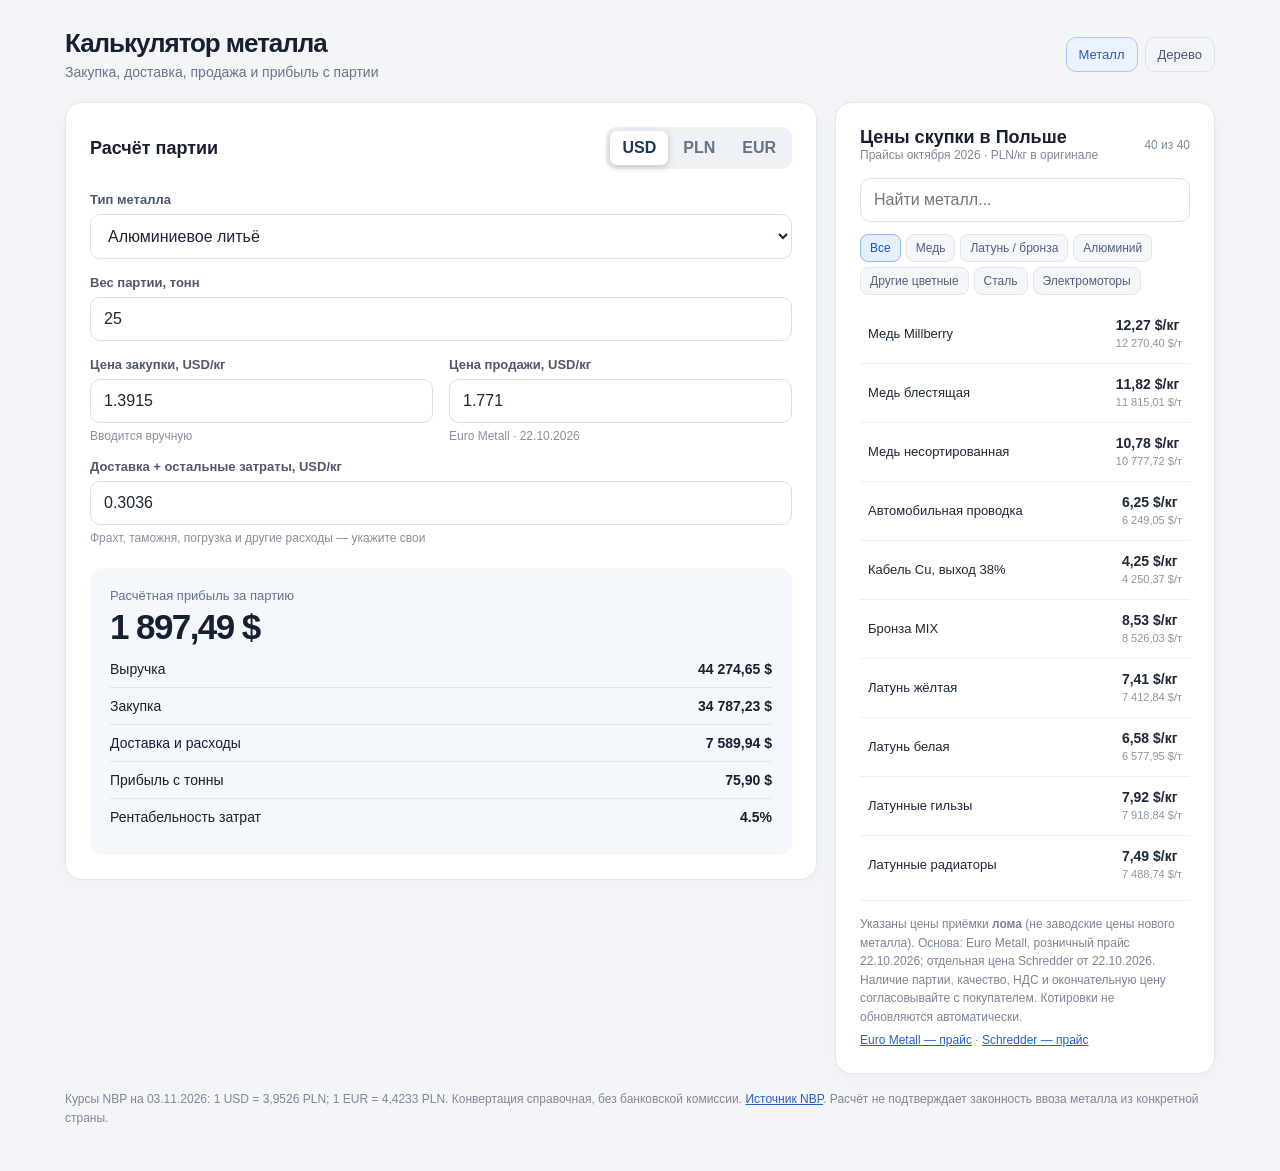
<file: aluminium/index.html>
<!doctype html><html lang="ru"><head><meta charset="utf-8"><meta name="viewport" content="width=device-width,initial-scale=1"><title>Калькулятор металла — PLN, USD, EUR</title>
<style>
:root{font-family:Inter,-apple-system,BlinkMacSystemFont,"Segoe UI",Arial,sans-serif;color:#172031;background:#f3f5f9;font-synthesis:none}*{box-sizing:border-box}
body{margin:0;padding:28px 18px}a{color:#285fc5}header{max-width:1150px;margin:0 auto 22px;display:flex;justify-content:space-between;gap:15px;align-items:center;flex-wrap:wrap}h1{font-size:26px;margin:0 0 5px;letter-spacing:-.04em}p{margin:0}.sub{color:#6c7688;font-size:14px}.wrap{max-width:1150px;margin:auto;display:grid;grid-template-columns:minmax(0,1fr) 380px;gap:18px;align-items:start}.card{background:white;border-radius:17px;border:1px solid #e2e6ed;padding:24px;box-shadow:0 4px 18px #1d324009}.nav{display:flex;gap:7px;align-items:center}.nav a{text-decoration:none;border-radius:10px;border:1px solid #dce2ec;padding:9px 12px;color:#4a5670;font-size:13px}.nav a.active{background:#ecf2ff;color:#245fbe;border-color:#adc7f3}.currency{display:flex;background:#eef1f6;padding:4px;gap:3px;border-radius:10px}.currency button{border:0;background:transparent;padding:8px 12px;cursor:pointer;border-radius:7px;font-weight:650;color:#677187}.currency button.active{background:#fff;color:#1b365e;box-shadow:0 2px 7px #3344}button,input,select{font:inherit}button{cursor:pointer}.topline{display:flex;justify-content:space-between;align-items:center;gap:10px;flex-wrap:wrap;margin-bottom:23px}.sectiontitle{font-size:18px;font-weight:750;margin:0}.grid{display:grid;grid-template-columns:1fr 1fr;gap:16px}.field{min-width:0}.field.full{grid-column:1/-1}label{display:block;font-size:13px;font-weight:600;margin-bottom:7px;color:#4e596d}.field input,.field select,.search{display:block;width:100%;background:#fff;border:1px solid #d9e0eb;border-radius:10px;padding:12px 13px;outline-offset:1px;color:#1c2637}.field input:focus,.field select:focus,.search:focus{outline:2px solid #76a4ef;border-color:#76a4ef}.hint{margin-top:6px;font-size:12px;color:#8590a0}.unit{font-size:12px;color:#8490a2}.results{background:#f4f7fc;padding:20px;border-radius:13px;margin-top:23px}.profit{font-size:35px;letter-spacing:-.045em;font-weight:800;margin:4px 0}.profit.negative{color:#ad2834}.resultrow{display:flex;justify-content:space-between;gap:12px;padding:10px 0;border-bottom:1px solid #dde5ef;font-size:14px}.resultrow:last-child{border-bottom:0}.resultrow b{white-space:nowrap;font-variant-numeric:tabular-nums}.biglabel{font-size:13px;color:#66758d}.pricehead{display:flex;align-items:center;justify-content:space-between;gap:10px;margin-bottom:16px}.small{font-size:12px;color:#7d8798}.search{margin-bottom:12px}.groupbtns{display:flex;flex-wrap:wrap;gap:5px;margin-bottom:10px}.groupbtns button{background:#f4f6fa;border:1px solid #e1e6ee;border-radius:8px;font-size:12px;padding:6px 9px;color:#536078}.groupbtns button.active{background:#e5efff;color:#1d55b7;border-color:#8fb9fd}.market{max-height:580px;overflow:auto;overscroll-behavior:contain}.priceitem{display:flex;align-items:center;justify-content:space-between;gap:15px;width:100%;text-align:left;border:0;border-bottom:1px solid #edf0f5;padding:12px 8px;background:#fff;color:#1d2838}.priceitem:hover{background:#f5f8fc}.priceitem.active{background:#eaf2ff;border-radius:8px;border-bottom-color:transparent}.priceitem span{font-size:13px;line-height:1.4}.priceitem strong{display:block;white-space:nowrap;font-size:14px}.priceitem em{font-size:11px;font-style:normal;color:#8b94a1;white-space:nowrap}.sourcenote{border-top:1px solid #edf0f5;padding-top:14px;margin-top:15px;font-size:12px;line-height:1.55;color:#7b8596}.sourcenote a{display:inline-block;margin-top:4px}.footer{max-width:1150px;margin:16px auto;color:#7d8798;font-size:12px;line-height:1.55}.buttonlink{border:0;background:transparent;color:#2a5ba7;padding:0;font-size:13px;text-decoration:underline}
@media(max-width:890px){.wrap{grid-template-columns:1fr}.market{max-height:460px}}@media(max-width:520px){body{padding:14px 10px}.card{padding:18px}.grid{gap:12px}h1{font-size:23px}.profit{font-size:29px}.resultrow{font-size:13px}} 
</style></head><body><header><div><h1>Калькулятор металла</h1><p class="sub">Закупка, доставка, продажа и прибыль с партии</p></div><nav class="nav"><a href="./" class="active">Металл</a><a href="../wood/">Дерево</a></nav></header>
<div class="wrap"><main class="card"><div class="topline"><div class="sectiontitle">Расчёт партии</div><div class="currency" role="group" aria-label="Валюта"><button type="button" class="active" data-cur="USD">USD</button><button type="button" data-cur="PLN">PLN</button><button type="button" data-cur="EUR">EUR</button></div></div>
<div class="grid"><div class="field full"><label for="metal">Тип металла</label><select id="metal"></select></div><div class="field full"><label for="tons">Вес партии, тонн</label><input id="tons" type="number" min="0" step="any" value="25"></div>
<div class="field"><label for="buy">Цена закупки, <span class="curunit">USD</span>/кг</label><input id="buy" type="number" min="0" step="any"><div class="hint">Вводится вручную</div></div>
<div class="field"><label for="sell">Цена продажи, <span class="curunit">USD</span>/кг</label><input id="sell" type="number" min="0" step="any"><div class="hint" id="priceline">Из прайса покупателя</div></div>
<div class="field full"><label for="cost">Доставка + остальные затраты, <span class="curunit">USD</span>/кг</label><input id="cost" type="number" min="0" step="any"><div class="hint">Фрахт, таможня, погрузка и другие расходы — укажите свои</div></div></div>
<section class="results" aria-live="polite"><div class="biglabel">Расчётная прибыль за партию</div><div class="profit" id="profit">—</div><div class="resultrow"><span>Выручка</span><b id="revenue">—</b></div><div class="resultrow"><span>Закупка</span><b id="purchase">—</b></div><div class="resultrow"><span>Доставка и расходы</span><b id="freight">—</b></div><div class="resultrow"><span>Прибыль с тонны</span><b id="perton">—</b></div><div class="resultrow"><span>Рентабельность затрат</span><b id="roi">—</b></div></section></main>
<aside class="card"><div class="pricehead"><div><div class="sectiontitle">Цены скупки в Польше</div><div class="small">Прайсы октября 2026 · PLN/кг в оригинале</div></div><div class="small" id="count">40 видов</div></div>
<input id="search" class="search" type="search" placeholder="Найти металл..." aria-label="Поиск металла"><div class="groupbtns" id="groups"></div><div class="market" id="market"></div>
<div class="sourcenote">Указаны цены приёмки <b>лома</b> (не заводские цены нового металла). Основа: Euro Metall, розничный прайс 22.10.2026; отдельная цена Schredder от 22.10.2026. Наличие партии, качество, НДС и окончательную цену согласовывайте с покупателем. Котировки не обновляются автоматически.<div><a href="https://eurometall.pl/cennik/" target="_blank" rel="noopener">Euro Metall — прайс</a> · <a href="https://www.schredder.pl/cennik" target="_blank" rel="noopener">Schredder — прайс</a></div></div></aside></div>
<div class="footer">Курсы NBP на 03.11.2026: 1 USD = 3,9526 PLN; 1 EUR = 4,4233 PLN. Конвертация справочная, без банковской комиссии. <a href="https://nbp.pl/statystyka-i-sprawozdawczosc/kursy/tabela-a/" target="_blank" rel="noopener">Источник NBP</a>. Расчёт не подтверждает законность ввоза металла из конкретной страны.</div>
<script>
const goods=[["Медь","Медь Millberry",48.5,"EM"],["Медь","Медь блестящая",46.7,"EM"],["Медь","Медь несортированная",42.6,"EM"],["Медь","Автомобильная проводка",24.7,"EM"],["Медь","Кабель Cu, выход 38%",16.8,"EM"],["Латунь / бронза","Бронза MIX",33.7,"EM"],["Латунь / бронза","Латунь жёлтая",29.3,"EM"],["Латунь / бронза","Латунь белая",26,"EM"],["Латунь / бронза","Латунные гильзы",31.3,"EM"],["Латунь / бронза","Латунные радиаторы",29.6,"EM"],["Латунь / бронза","Латунная стружка",25.5,"EM"],["Алюминий","Алюминиевое литьё",6.7,"EM"],["Алюминий","Алюминиевое литьё (Schredder)",7,"SCH"],["Алюминий","Алюминий, сектор / провод",10.7,"EM"],["Алюминий","Профиль белый чистый",10.4,"EM"],["Алюминий","Профиль окрашенный",9.4,"EM"],["Алюминий","Литые диски чистые",10,"EM"],["Алюминий","Литые диски с примесями",9.4,"EM"],["Алюминий","Диски грузовые",6.7,"EM"],["Алюминий","Алюминий пластика",6.7,"EM"],["Алюминий","Радиатор алюминиевый чистый",5.5,"EM"],["Алюминий","Радиатор алюминиевый грязный",2.5,"EM"],["Алюминий","Радиатор Al/Cu",22.2,"EM"],["Алюминий","Алюминиевая стружка",4,"EM"],["Алюминий","Банки алюминиевые",5,"EM"],["Алюминий","Алюминий со сталью",2,"EM"],["Другие цветные","Свинец чистый",5.3,"EM"],["Другие цветные","Свинец загрязнённый",4.5,"EM"],["Другие цветные","Цинк листовой",9.7,"EM"],["Другие цветные","Аккумуляторы свинцовые",1.6,"EM"],["Другие цветные","Твёрдый сплав без припоя",150,"EM"],["Сталь","Нержавейка Cr-Ni",4.2,"EM"],["Сталь","Нержавейка — посуда",1.5,"EM"],["Сталь","Чёрный лом N10",0.72,"EM"],["Сталь","Чёрный лом W2",0.87,"EM"],["Электромоторы","Генераторы автомобильные",8.3,"EM"],["Электромоторы","Стартеры автомобильные",6.1,"EM"],["Электромоторы","Электродвигатели до 150 кг",4.3,"EM"],["Электромоторы","Электродвигатели свыше 150 кг",3.9,"EM"],["Электромоторы","Роторы и статоры MIX",5.7,"EM"]];
const byId=id=>document.getElementById(id);
const rates={PLN:1,USD:3.9526,EUR:4.4233};
let cur='USD',selected=11,group='Все',query='';
let base={buy:5.5,sell:7,cost:1.2};
const money=n=>new Intl.NumberFormat('ru-RU',{style:'currency',currency:cur,maximumFractionDigits:2}).format(n);
const price=n=>Number((n/rates[cur]).toFixed(4));
const dec=n=>new Intl.NumberFormat('ru-RU',{maximumFractionDigits:3}).format(n);
const num=id=>Math.max(0,Number(byId(id).value)||0);
function fill(){
 ['buy','sell','cost'].forEach(k=>byId(k).value=price(base[k]));
 document.querySelectorAll('.curunit').forEach(x=>x.textContent=cur);
 document.querySelectorAll('[data-cur]').forEach(x=>x.classList.toggle('active',x.dataset.cur===cur));
 byId('priceline').textContent=goods[selected][3]==='SCH'?'Schredder · 22.10.2026':'Euro Metall · 22.10.2026';
 calc();render();
}
function calc(){
 const q=num('tons')*1000,rev=q*base.sell,acq=q*base.buy,cst=q*base.cost,pft=rev-acq-cst;
 byId('revenue').textContent=money(rev/rates[cur]);byId('purchase').textContent=money(acq/rates[cur]);byId('freight').textContent=money(cst/rates[cur]);
 byId('profit').textContent=money(pft/rates[cur]);byId('profit').classList.toggle('negative',pft<0);
 byId('perton').textContent=money((base.sell-base.buy-base.cost)*1000/rates[cur]);
 byId('roi').textContent=(acq+cst>0?(100*pft/(acq+cst)).toFixed(1)+'%':'—');
}
function choose(i){selected=i;base.sell=goods[i][2];byId('metal').value=String(i);fill();}
const groups=['Все',...new Set(goods.map(x=>x[0]))];
const gg=byId('groups');
groups.forEach(g=>{const b=document.createElement('button');b.type='button';b.textContent=g;b.onclick=()=>{group=g;render()};gg.appendChild(b)});
const select=byId('metal');
goods.forEach((g,i)=>{const opt=document.createElement('option');opt.value=i;opt.textContent=g[1];select.appendChild(opt)});
function render(){
 Array.from(gg.children).forEach(b=>b.classList.toggle('active',b.textContent===group));
 const filtered=goods.map((g,i)=>({g,i})).filter(x=>(group==='Все'||x.g[0]===group)&&x.g[1].toLocaleLowerCase('ru').includes(query));
 const box=byId('market');box.replaceChildren();
 filtered.forEach(({g,i})=>{const b=document.createElement('button');b.type='button';b.className='priceitem'+(selected===i?' active':'');const left=document.createElement('span');left.textContent=g[1];const right=document.createElement('div');const strong=document.createElement('strong');strong.textContent=money(g[2]/rates[cur])+'/кг';const small=document.createElement('em');small.textContent=money(g[2]*1000/rates[cur])+'/т';right.append(strong,small);b.append(left,right);b.onclick=()=>choose(i);box.append(b)});
 byId('count').textContent=filtered.length+' из '+goods.length;
}
byId('search').addEventListener('input',e=>{query=e.target.value.trim().toLocaleLowerCase('ru');render()});
select.addEventListener('change',e=>choose(Number(e.target.value)));
byId('tons').addEventListener('input',calc);
['buy','sell','cost'].forEach(k=>byId(k).addEventListener('input',()=>{base[k]=num(k)*rates[cur];calc()}));
document.querySelectorAll('[data-cur]').forEach(b=>b.addEventListener('click',()=>{cur=b.dataset.cur;fill()}));
byId('metal').value=String(selected);fill();
</script></body></html>
</file>
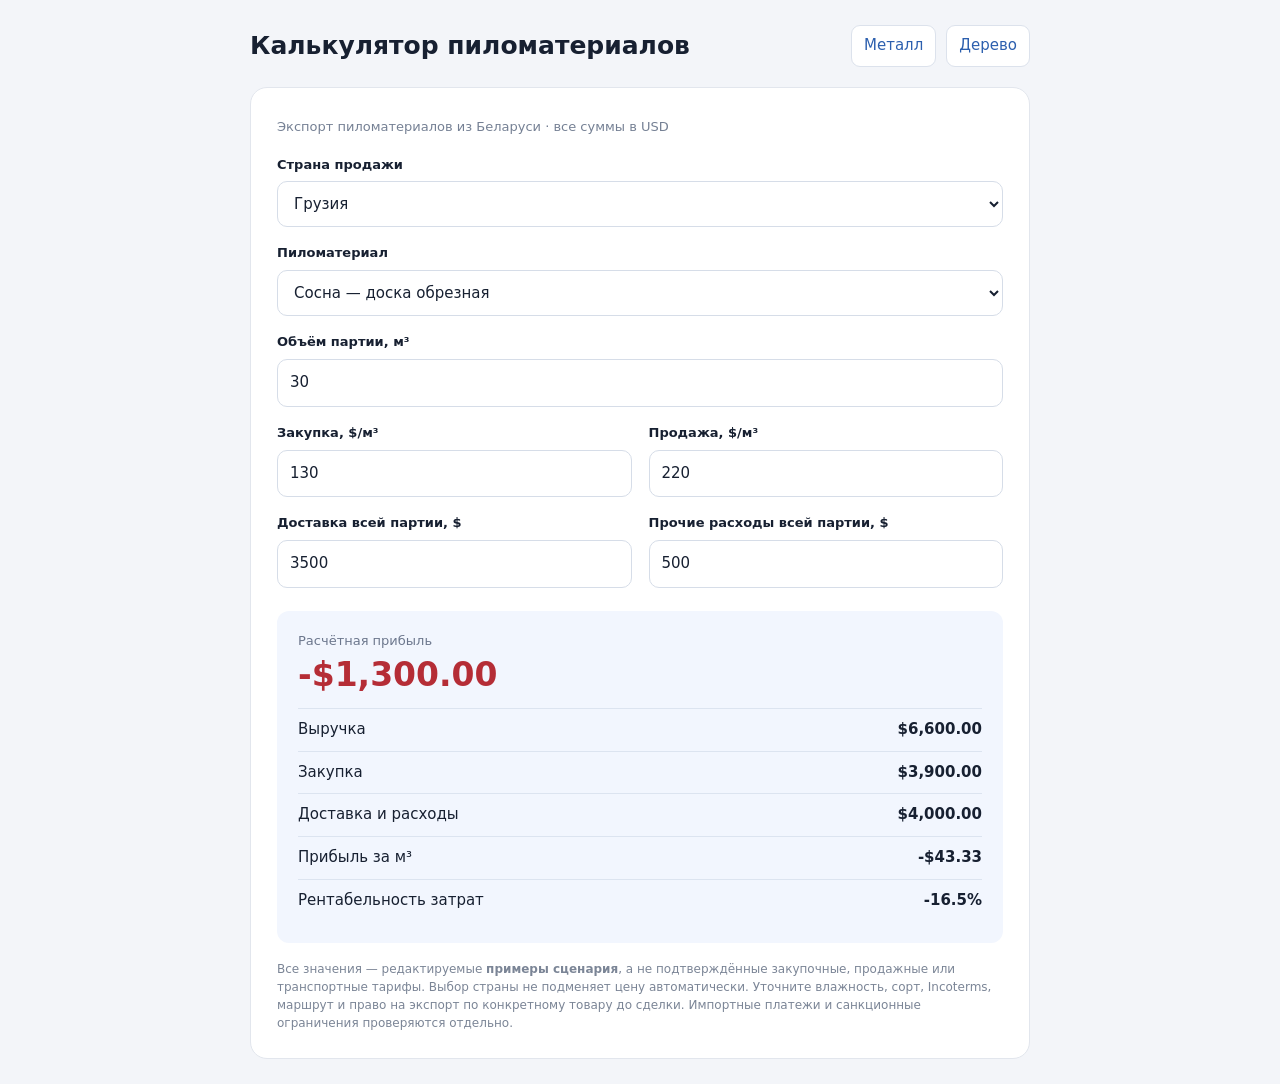
<file: wood/index.html>
<!doctype html><html lang="ru"><head><meta charset="utf-8"><meta name="viewport" content="width=device-width,initial-scale=1"><title>Калькулятор пиломатериалов</title><style>*{box-sizing:border-box}body{margin:0;background:#f3f5f9;color:#172031;font:15px/1.45 system-ui,-apple-system,"Segoe UI",sans-serif;padding:25px 15px}header{max-width:780px;margin:0 auto 20px;display:flex;justify-content:space-between;align-items:center;gap:12px;flex-wrap:wrap}h1{margin:0;font-size:25px}a{color:#2c5fae;text-decoration:none}.nav{display:flex;gap:10px}.nav a{background:white;border:1px solid #dce2ec;border-radius:9px;padding:9px 12px}.wrap{max-width:780px;margin:auto;background:white;border:1px solid #e2e6ed;border-radius:17px;padding:26px}.muted{font-size:13px;color:#758094;margin:4px 0 19px}.grid{display:grid;grid-template-columns:1fr 1fr;gap:17px}.field.full{grid-column:1/-1}label{display:block;font-size:13px;font-weight:650;margin-bottom:7px}input,select{width:100%;padding:12px;border:1px solid #d6dde8;border-radius:10px;font:inherit;background:white;color:#172031}.results{background:#f2f6fe;border-radius:12px;padding:21px;margin-top:23px}.profit{font-weight:800;font-size:33px;margin-bottom:9px}.row{display:flex;justify-content:space-between;gap:15px;border-top:1px solid #dce4f0;padding:10px 0}.row b{white-space:nowrap}.note{font-size:12px;color:#7b8596;margin-top:17px;line-height:1.5}@media(max-width:520px){.wrap{padding:18px}.profit{font-size:26px}.grid{gap:12px}}</style></head><body><header><h1>Калькулятор пиломатериалов</h1><div class="nav"><a href="../aluminium/">Металл</a><a href="./">Дерево</a></div></header><main class="wrap"><p class="muted">Экспорт пиломатериалов из Беларуси · все суммы в USD</p><div class="grid"><div class="field full"><label for="country">Страна продажи</label><select id="country"><option value="ge">Грузия</option><option value="ru">Россия</option><option value="kz">Казахстан</option><option value="am">Армения</option><option value="kg">Кыргызстан</option><option value="az">Азербайджан</option><option value="other">Другой рынок</option></select></div><div class="field full"><label for="wood">Пиломатериал</label><select id="wood"><option>Сосна — доска обрезная</option><option>Ель — доска обрезная</option><option>Сосна — доска сухая</option><option>Ель — доска сухая</option><option>Брус хвойный</option><option>Доска необрезная</option><option>Палетная заготовка</option></select></div><div class="field full"><label for="qty">Объём партии, м³</label><input id="qty" type="number" min="0" step="any" value="30"></div><div class="field"><label for="buy">Закупка, $/м³</label><input id="buy" type="number" min="0" step="any" value="130"></div><div class="field"><label for="sell">Продажа, $/м³</label><input id="sell" type="number" min="0" step="any" value="220"></div><div class="field"><label for="transport">Доставка всей партии, $</label><input id="transport" type="number" min="0" step="any" value="3500"></div><div class="field"><label for="fees">Прочие расходы всей партии, $</label><input id="fees" type="number" min="0" step="any" value="500"></div></div><div class="results" aria-live="polite"><div style="font-size:13px;color:#6c778d">Расчётная прибыль</div><div id="profit" class="profit">—</div><div class="row"><span>Выручка</span><b id="revenue">—</b></div><div class="row"><span>Закупка</span><b id="purchase">—</b></div><div class="row"><span>Доставка и расходы</span><b id="costs">—</b></div><div class="row"><span>Прибыль за м³</span><b id="per">—</b></div><div class="row"><span>Рентабельность затрат</span><b id="roi">—</b></div></div><div class="note">Все значения — редактируемые <b>примеры сценария</b>, а не подтверждённые закупочные, продажные или транспортные тарифы. Выбор страны не подменяет цену автоматически. Уточните влажность, сорт, Incoterms, маршрут и право на экспорт по конкретному товару до сделки. Импортные платежи и санкционные ограничения проверяются отдельно.</div></main><script>const $=id=>document.getElementById(id),n=id=>Math.max(0,Number($(id).value)||0),usd=x=>new Intl.NumberFormat('en-US',{style:'currency',currency:'USD',maximumFractionDigits:2}).format(x);function calc(){const q=n('qty'),p=n('buy')*q,r=n('sell')*q,c=n('transport')+n('fees'),v=r-p-c;$('profit').textContent=usd(v);$('profit').style.color=v<0?'#b52d36':'';$('revenue').textContent=usd(r);$('purchase').textContent=usd(p);$('costs').textContent=usd(c);$('per').textContent=usd(q?v/q:0);$('roi').textContent=(p+c>0?(100*v/(p+c)).toFixed(1)+'%':'—')}document.querySelectorAll('input').forEach(e=>e.addEventListener('input',calc));calc()</script></body></html>
</file>
